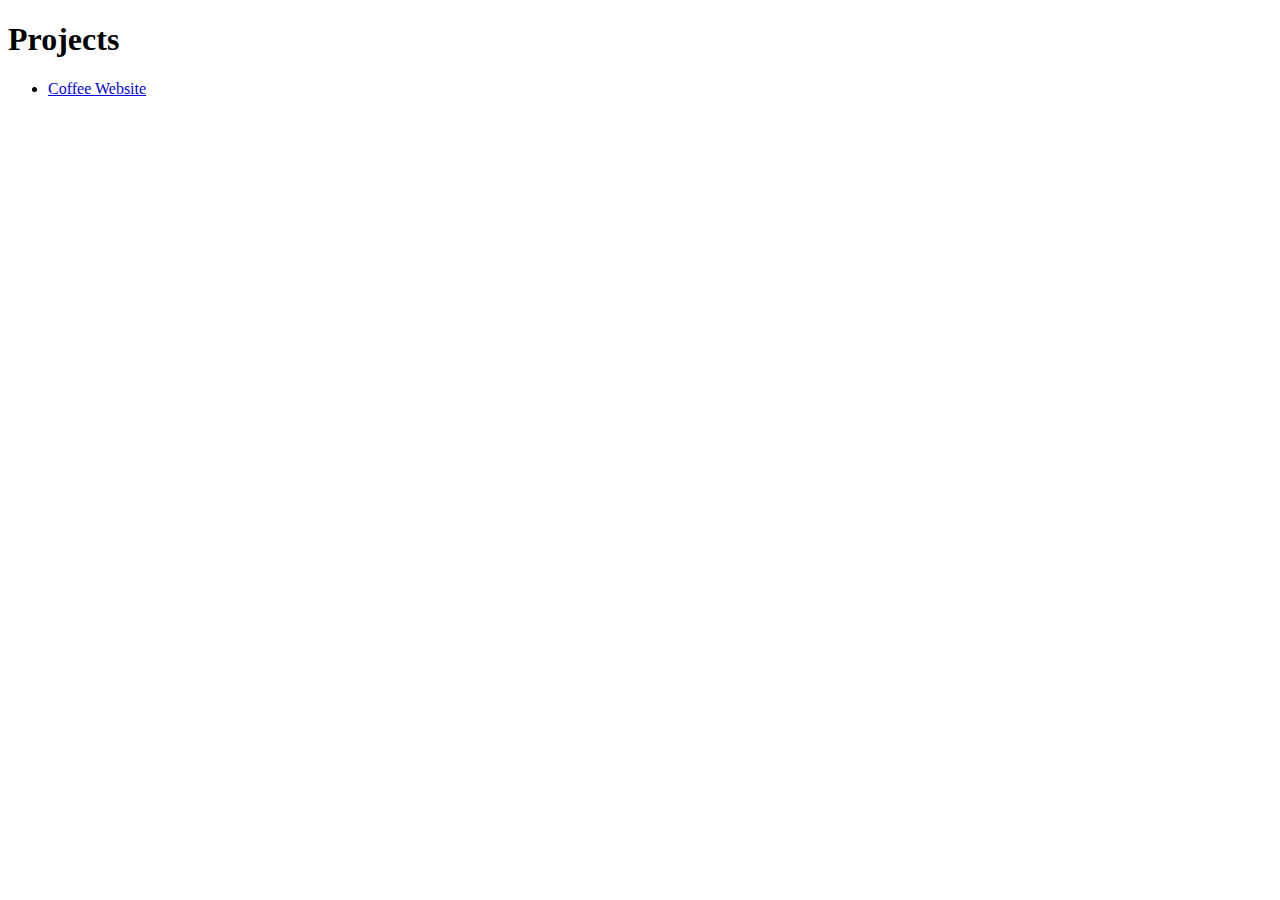
<file: index.html>
<!DOCTYPE html>
<html lang="en">

<head>
    <meta charset="UTF-8">
    <meta name="viewport" content="width=device-width, initial-scale=1.0">
    <title>Document</title>
</head>

<body>
    <h1>Projects</h1>
    <ul>
        <li><a href="responsive-coffee-website/index.html">Coffee Website</a></li>
    </ul>
</body>

</html>
</file>
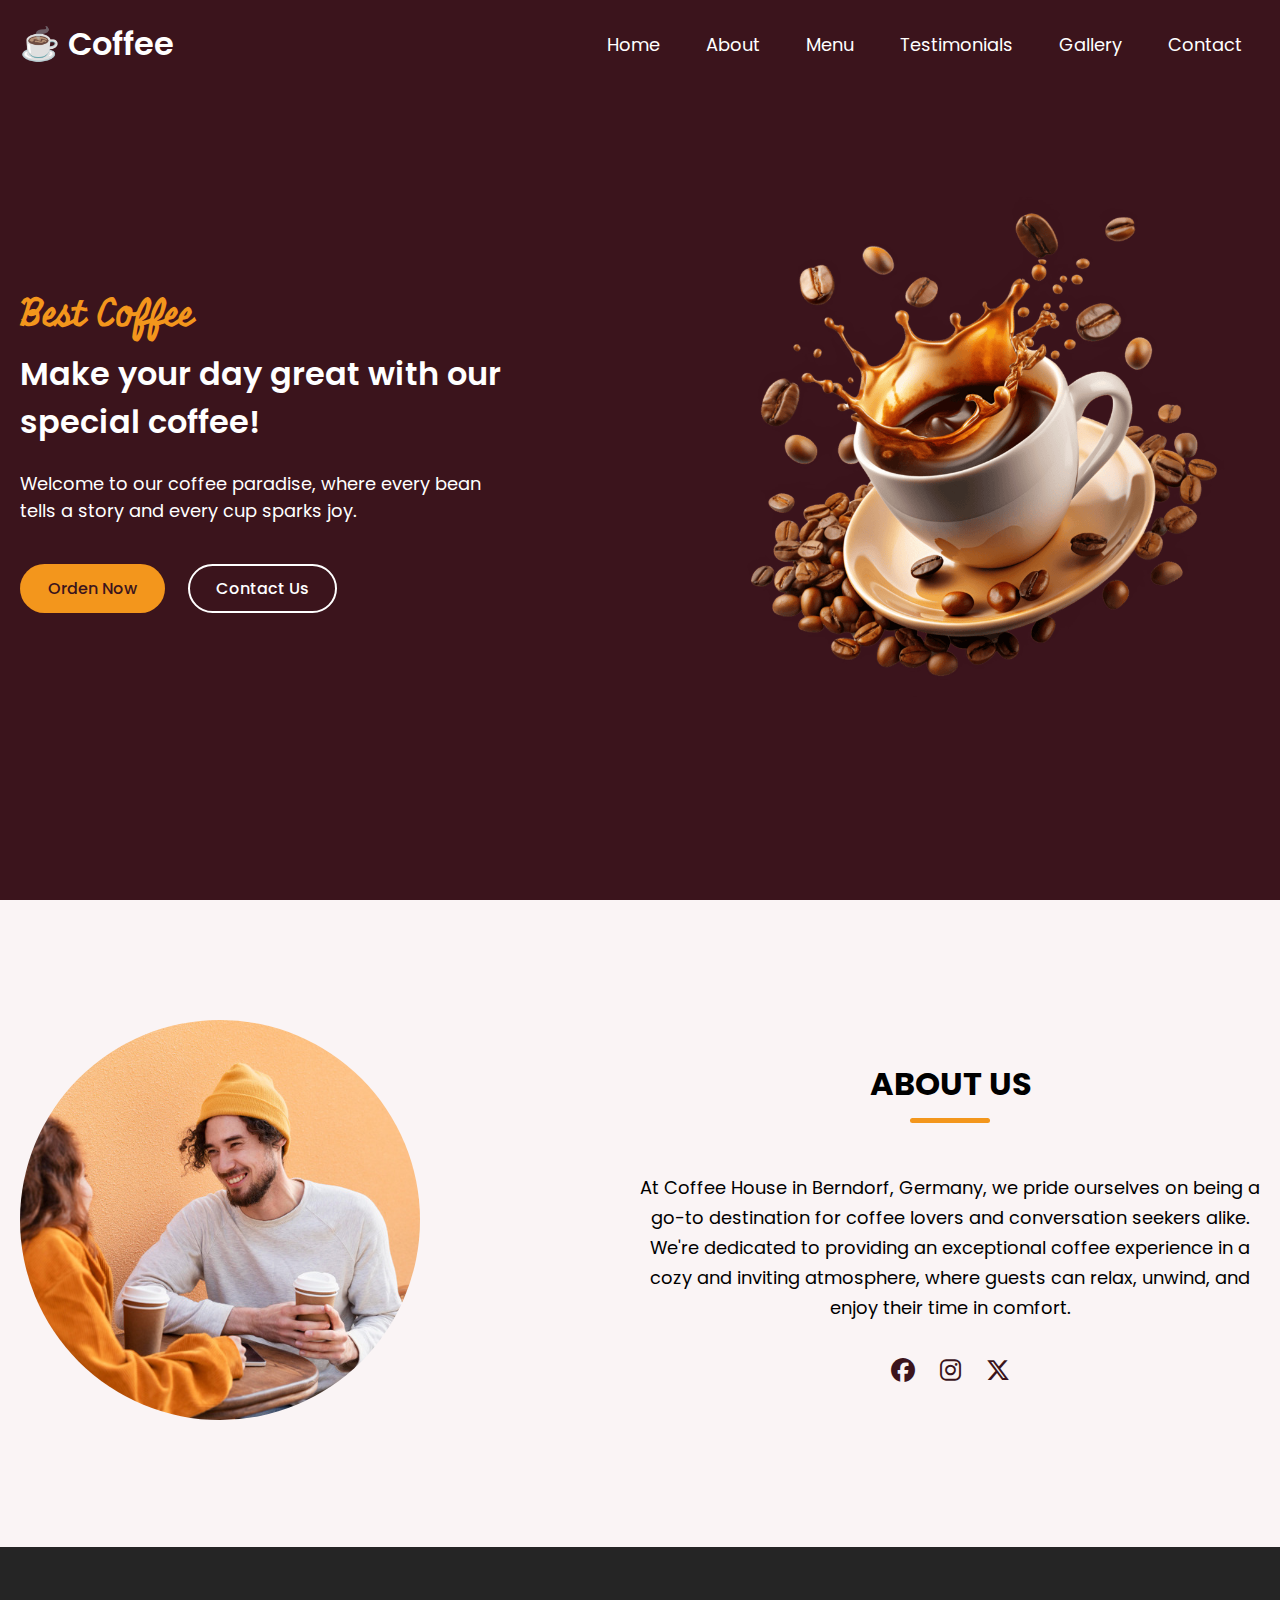
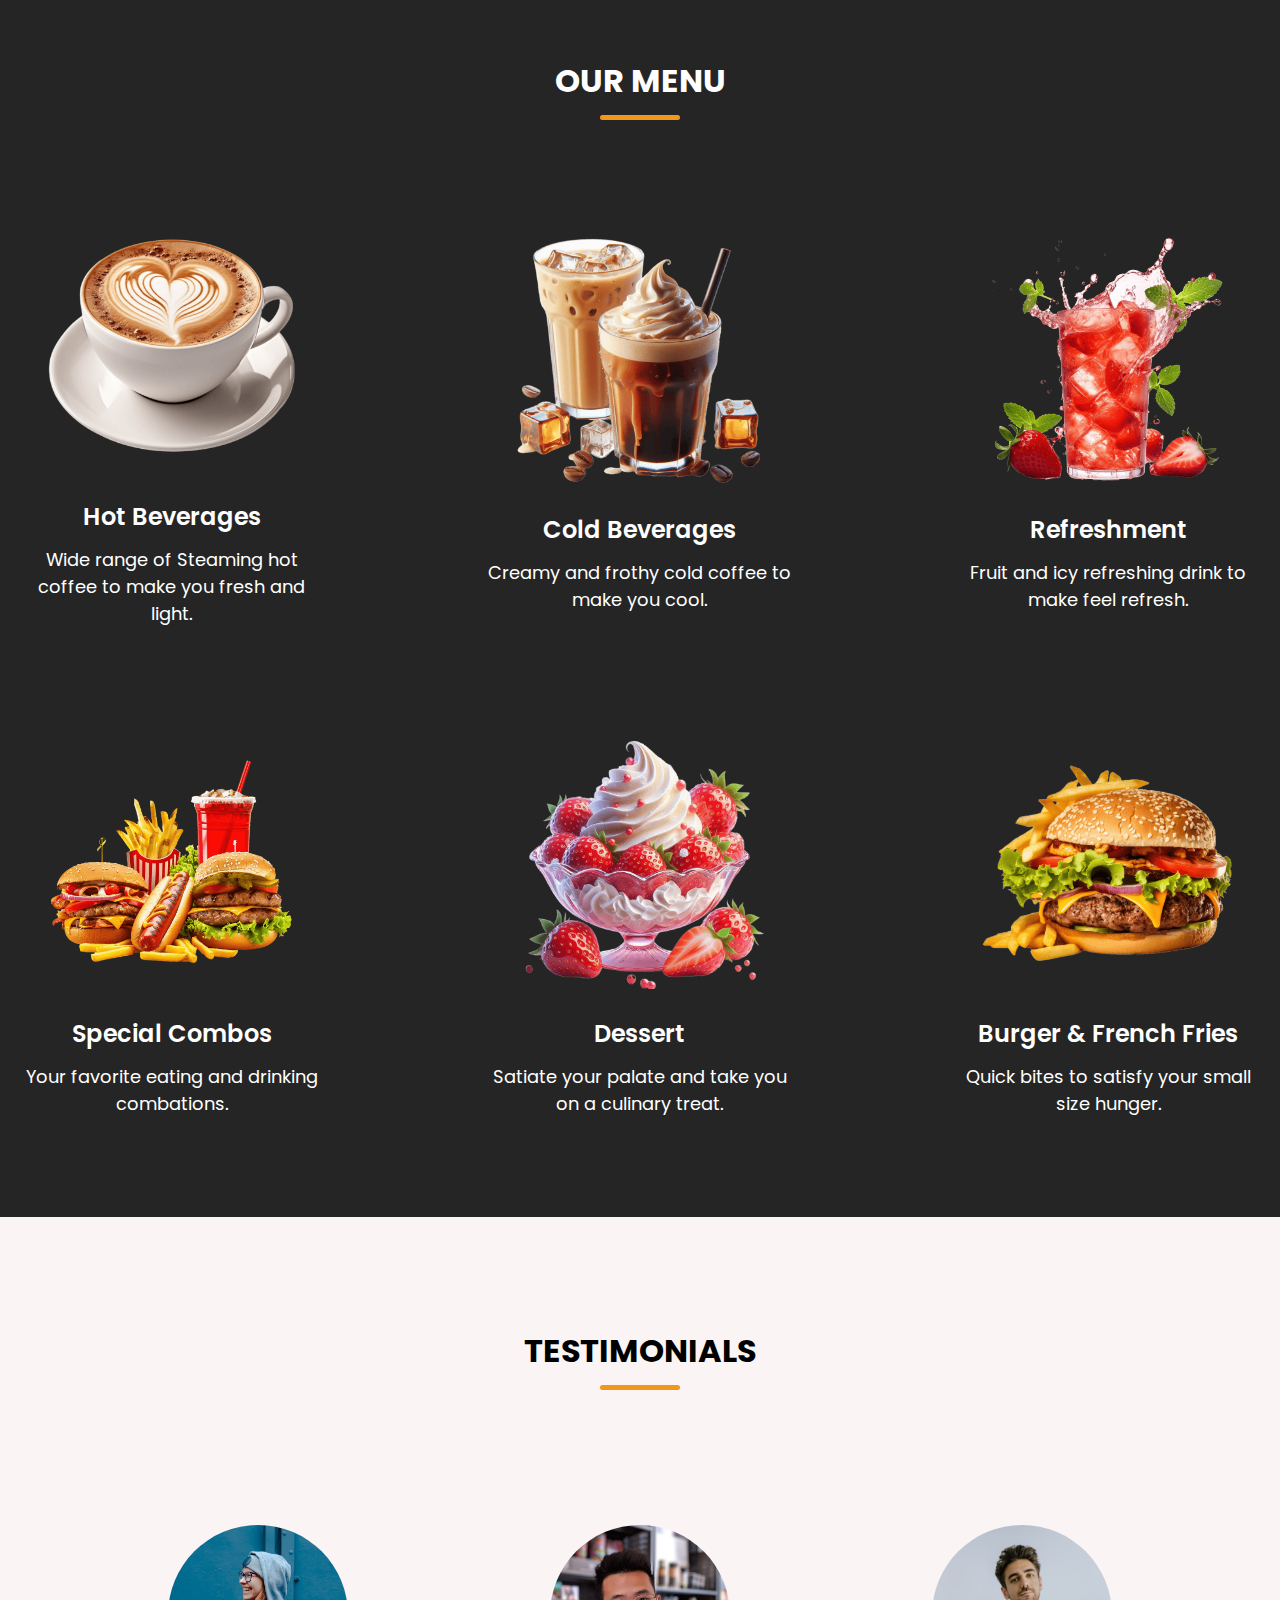
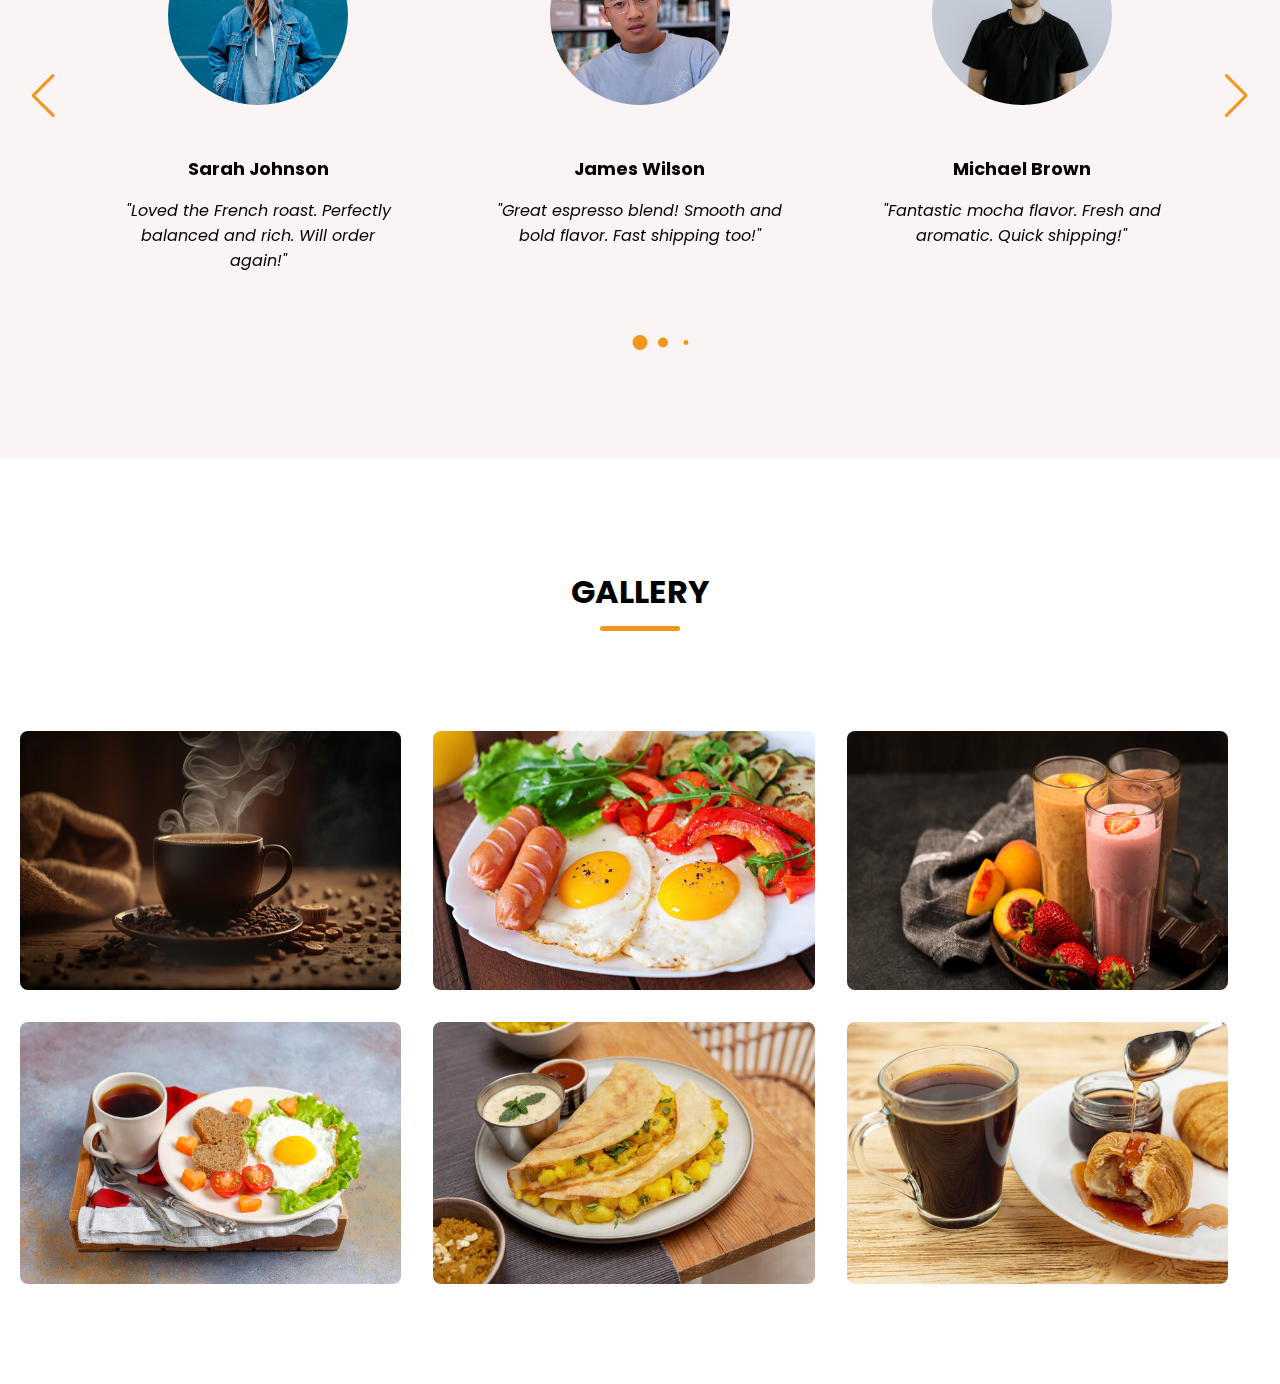
<file: responsive-coffee-website/index.html>
<!DOCTYPE html>
<html lang="en">

<head>
    <meta charset="UTF-8">
    <meta name="viewport" content="width=device-width, initial-scale=1.0">
    <title>Coffee Website</title>
    <!-- Linking Font Awesome for icons -->
    <link rel="stylesheet" href="https://cdnjs.cloudflare.com/ajax/libs/font-awesome/6.7.2/css/all.min.css">
    <link rel="stylesheet" href="style.css">
    <link rel="shortcut icon" href="/responsive-coffee-website/images/coffee.png" type="image/x-icon">
    <!-- Linking Swiper CSS -->
    <link rel="stylesheet" href="https://cdn.jsdelivr.net/npm/swiper@11/swiper-bundle.min.css">
</head>

<body>
    <!-- Header / Nabvar -->
    <header>
        <nav class="navbar section-content">
            <a href="" class="nav-logo">
                <h2 class="logo-text">☕ Coffee</h2>
            </a>
            <ul class="nav-menu">
                <button id="menu-close-button" class="fas fa-times"></button>

                <li class="nav-item">
                    <a href="#" class="nav-link">Home</a>
                </li>
                <li class="nav-item">
                    <a href="#" class="nav-link">About</a>
                </li>
                <li class="nav-item">
                    <a href="#" class="nav-link">Menu</a>
                </li>
                <li class="nav-item">
                    <a href="#" class="nav-link">Testimonials</a>
                </li>
                <li class="nav-item">
                    <a href="#" class="nav-link">Gallery</a>
                </li>
                <li class="nav-item">
                    <a href="#" class="nav-link">Contact</a>
                </li>
            </ul>

            <button id="menu-open-button" class="fas fa-bars"></button>
        </nav>
    </header>

    <main>
        <!-- Hero section -->
        <section class="hero-section">
            <div class="section-content">
                <div class="hero-details">
                    <h2 class="title">Best Coffee</h2>
                    <h3 class="subtitle">Make your day great with our special coffee!</h3>
                    <p class="description">Welcome to our coffee paradise, where every bean tells a story and every cup
                        sparks joy.</p>
                    <div class="buttons">
                        <a href="#" class="button order-now">Orden Now</a>
                        <a href="#" class="button contact-us">Contact Us</a>
                    </div>
                </div>
                <div class="hero-image-wrapper">
                    <img src="images/coffee-hero-section.png" alt="Hero" class="hero-image">
                </div>
            </div>
        </section>

        <!-- About section -->
        <section class="about-section">
            <div class="section-content">
                <div class="about-image-wrapper">
                    <img src="images/about-image.jpg" alt="About" class="about-image">
                </div>
                <div class="about-details">
                    <h2 class="section-title">About Us</h2>
                    <p class="text">
                        At Coffee House in Berndorf, Germany, we pride
                        ourselves on being a go-to destination for coffee lovers and
                        conversation seekers alike. We're dedicated to providing an
                        exceptional coffee experience in a cozy and inviting atmosphere,
                        where guests can relax, unwind, and enjoy their time in comfort.
                    </p>
                    <div class="social-link-list">
                        <a href="#" class="social-link"><i class="fa-brands fa-facebook"></i></a>
                        <a href="#" class="social-link"><i class="fa-brands fa-instagram"></i></a>
                        <a href="#" class="social-link"><i class="fa-brands fa-x-twitter"></i></a>
                    </div>
                </div>
            </div>
        </section>

        <!-- Menu section -->
        <section class="menu-section">
            <h2 class="section-title">Our Menu</h2>
            <div class="section-content">
                <ul class="menu-list">
                    <li class="menu-item">
                        <img src="images/hot-beverages.png" alt="Hot Beverages" class="menu-image">
                        <h3 class="name">Hot Beverages</h3>
                        <p class="text">Wide range of Steaming hot coffee to make you fresh and light.</p>
                    </li>
                    <li class="menu-item">
                        <img src="images/cold-beverages.png" alt="Cold Beverages" class="menu-image">
                        <h3 class="name">Cold Beverages</h3>
                        <p class="text">Creamy and frothy cold coffee to make you cool.</p>
                    </li>
                    <li class="menu-item">
                        <img src="images/refreshment.png" alt="Refreshment" class="menu-image">
                        <h3 class="name">Refreshment</h3>
                        <p class="text">Fruit and icy refreshing drink to make feel refresh.</p>
                    </li>
                    <li class="menu-item">
                        <img src="images/special-combo.png" alt="Special Combos" class="menu-image">
                        <h3 class="name">Special Combos</h3>
                        <p class="text">Your favorite eating and drinking combations.</p>
                    </li>
                    <li class="menu-item">
                        <img src="images/desserts.png" alt="Desserts" class="menu-image">
                        <h3 class="name">Dessert</h3>
                        <p class="text">Satiate your palate and take you on a culinary treat.
                        </p>
                    </li>
                    <li class="menu-item">
                        <img src="images/burger-frenchfries.png" alt="Burger and French Fries" class="menu-image">
                        <h3 class="name">Burger & French Fries</h3>
                        <p class="text">Quick bites to satisfy your small size hunger.</p>
                    </li>
                </ul>
            </div>
        </section>

        <!-- Testimonials section -->
        <section class="testimonials-section">
            <h2 class="section-title">Testimonials</h2>
            <div class="section-content">
                <div class="slider-container swiper">
                    <div class="slider-wrapper">
                        <ul class="testimonials-list swiper-wrapper">
                            <li class="testimonial swiper-slide">
                                <img src="images/user-1.jpg" alt="User" class="user-image">
                                <h3 class="name">Sarah Johnson</h3>
                                <i class="feedback">"Loved the French roast. Perfectly balanced and rich. Will order
                                    again!"</i>
                            </li>
                            <li class="testimonial swiper-slide">
                                <img src="images/user-2.jpg" alt="User" class="user-image">
                                <h3 class="name">James Wilson</h3>
                                <i class="feedback">"Great espresso blend! Smooth and bold flavor. Fast shipping
                                    too!"</i>
                            </li>
                            <li class="testimonial swiper-slide">
                                <img src="images/user-3.jpg" alt="User" class="user-image">
                                <h3 class="name">Michael Brown</h3>
                                <i class="feedback">"Fantastic mocha flavor. Fresh and aromatic. Quick shipping!"</i>
                            </li>
                            <li class="testimonial swiper-slide">
                                <img src="images/user-4.jpg" alt="User" class="user-image">
                                <h3 class="name">Emily Harris</h3>
                                <i class="feedback">"Excellent quality! Fresh beans and quick delivery. Highly
                                    recommend."</i>
                            </li>
                            <li class="testimonial swiper-slide">
                                <img src="images/user-5.jpg" alt="User" class="user-image">
                                <h3 class="name">Anthony Thompson</h3>
                                <i class="feedback">"Best decaf I've tried! Smooth and flavorful. Arrived promptly."</i>
                            </li>
                        </ul>

                        <div class="swiper-pagination"></div>
                        <div class="swiper-slide-button swiper-button-prev"></div>
                        <div class="swiper-slide-button swiper-button-next"></div>
                    </div>
                </div>
            </div>
        </section>

        <!-- Gallery section -->
        <section class="gallery-section">
            <h2 class="section-title">Gallery</h2>
            <div class="section-content">
                <ul class="gallery-list">
                    <li class="gallery-item">
                        <img src="images/gallery-1.jpg" alt="Gallery" class="gallery-image">
                    </li>
                    <li class="gallery-item">
                        <img src="images/gallery-2.jpg" alt="Gallery" class="gallery-image">
                    </li>
                    <li class="gallery-item">
                        <img src="images/gallery-3.jpg" alt="Gallery" class="gallery-image">
                    </li>
                    <li class="gallery-item">
                        <img src="images/gallery-4.jpg" alt="Gallery" class="gallery-image">
                    </li>
                    <li class="gallery-item">
                        <img src="images/gallery-5.jpg" alt="Gallery" class="gallery-image">
                    </li>
                    <li class="gallery-item">
                        <img src="images/gallery-6.jpg" alt="Gallery" class="gallery-image">
                    </li>
                </ul>
            </div>
        </section>

    </main>

    <!-- Linking Swiper JS -->
    <script src="https://cdn.jsdelivr.net/npm/swiper@11/swiper-bundle.min.js"></script>

    <!-- Linking custom JS -->
    <script src="script.js"></script>

</body>

</html>
</file>
<file: responsive-coffee-website/style.css>
/* Importing Google fonts */
@import url('https://fonts.googleapis.com/css2?family=Miniver&family=Poppins:ital,wght@0,400;0,500;0,600;0,700;1,400&display=swap');

*{
    margin: 0;
    padding: 0;
    box-sizing: border-box;
    font-family: "Poppins", sans-serif;
}

:root {
    /* Colors */
    --white-color: #fff;
    --dark-color: #252525;
    --primary-color: #3b141c;
    --secondary-color: #f3961c;
    --light-pink-color: #faf4f5;
    --medium-gray-color: #ccc;

    /* Font size */
    --font-size-s: 0.9rem;
    --font-size-n: 1rem;
    --font-size-m: 1.12rem;
    --font-size-l: 1.5rem;
    --font-size-xl: 2rem;
    --font-size-xxl: 2.3rem;

    /* Font weight */
    --font-weight-normal: 400;
    --font-weight-medium: 500;
    --font-weight-semibold: 600;
    --font-weight-bold: 700;

    /* Border radius */
    --border-radius-s: 8px;
    --border-radius-m: 30px;
    --border-radius-circle: 50%;

    /* Site max width */
    --site-max-width: 1300px;
}

/* Stylings for whole site */
ul {
    list-style: none;
}

a {
    text-decoration: none;
}

button {
    cursor: pointer;
    border: none;
    background: none;
}

img {
    width: 100%;
}

.section-content {
    margin: 0 auto;
    padding: 0 20px;
    max-width: var(--site-max-width);
}

.section-title {
    text-align: center;
    padding: 60px 0 100px;
    text-transform: uppercase;
    font-size: var(--font-size-xl);
}

.section-title::after {
    content: "";
    width: 80px;
    height: 5px;
    display: block;
    margin: 10px auto 0;
    border-radius: var(--border-radius-s);
    background: var(--secondary-color);
}

/* Navbar styling */
header {
    position: fixed;
    width: 100%;
    z-index: 5;
    background: var(--primary-color);
}

header .navbar {
    display: flex;
    padding: 20px;
    align-items: center;
    justify-content: space-between;
}

.navbar .nav-logo .logo-text {
    color: var(--white-color);
    font-size: var(--font-size-xl);
    font-weight: var(--font-weight-semibold);
}

.navbar .nav-menu {
    display: flex;
    gap: 10px;
}

.navbar .nav-menu .nav-link {
    padding: 10px 18px;
    color: var(--white-color);
    font-size: var(--font-size-m);
    border-radius: var(--border-radius-m);
    transition: 0.3s ease;
}

.navbar .nav-menu .nav-link:hover {
    color: var(--primary-color);
    background: var(--secondary-color);
}

.navbar :where(#menu-close-button, #menu-open-button) {
    display: none;
}

/* Hero section styling */
.hero-section {
    min-height: 100vh;
    background: var(--primary-color);
}

.hero-section .section-content {
    display: flex;
    align-items: center;
    min-height: 100vh;
    color: var(--white-color);
    justify-content: space-between;
}

.hero-section .hero-details .title {
    font-size: var(--font-size-xxl);
    color: var(--secondary-color);
    font-family: "Miniver", sans-serif;
}

.hero-section .hero-details .subtitle {
    margin-top: 8px;
    max-width: 70%;
    font-size: var(--font-size-xl);
    font-weight: var(--font-weight-semibold);
}

.hero-section .hero-details .description {
    max-width: 70%;
    margin: 24px 0 40px;
    font-size: var(--font-size-m);
}

.hero-section .hero-details .buttons {
    display: flex;
    gap: 23px;
}

.hero-section .hero-details .button {
    padding: 10px 26px;
    border: 2px solid transparent;
    color: var(--primary-color);
    border-radius: var(--border-radius-m);
    background: var(--secondary-color);
    font-weight: var(--font-weight-medium);
    transition: 0.3s ease;
}

.hero-section .hero-details .button:hover, .hero-section .hero-details .contact-us {
    color: var(--white-color);
    border-color: var(--white-color);
    background: transparent;
}

.hero-section .hero-details .contact-us:hover {
    color: var(--primary-color);
    border-color: var(--secondary-color);
    background: var(--secondary-color);
}

.hero-section .hero-image-wrapper {
    max-width: 500px;
    margin-right: 30px;
}

/* About section styling */
.about-section {
    padding: 120px 0;
    background: var(--light-pink-color);
}

.about-section .section-content {
    display: flex;
    gap: 50px;
    align-items: center;
    justify-content: space-between;
}

.about-section .about-image-wrapper .about-image {
    width: 400px;
    height: 400px;
    object-fit: cover;
    border-radius: var(--border-radius-circle);
}

.about-section .about-details .section-title {
    padding: 0;
}

.about-section .about-details {
    max-width: 50%;
}

.about-section .about-details .text {
    line-height: 30px;
    margin: 50px 0 30px;
    text-align: center;
    font-size: var(--font-size-m);
}

.about-section .social-link-list {
    display: flex;
    gap: 25px;
    justify-content: center;
}

.about-section .social-link-list .social-link {
    color: var(--primary-color);
    font-size: var(--font-size-l);
    transition: 0.2s ease;
}

.about-section .social-link-list .social-link:hover {
    color: var(--secondary-color);
}

/* Menu section styling */
.menu-section {
    color: var(--white-color);
    background: var(--dark-color);
    padding: 50px 0 100px;
}
.menu-section .menu-list {
    display: flex;
    flex-wrap: wrap;
    gap: 110px;
    align-items: center;
    justify-content: space-between;
}

.menu-section .menu-list .menu-item {
    display: flex;
    align-items: center;
    text-align: center;
    flex-direction: column;
    justify-content: space-between;
    width: calc(100% /3 - 110px);
}

.menu-section .menu-list .menu-item .menu-image {
    max-width: 83%;
    aspect-ratio: 1;
    margin-bottom: 15px;
    object-fit: contain;
}

.menu-section .menu-list .menu-item .name {
    margin: 12px 0;
    font-size: var(--font-size-l);
    font-weight: var(--font-weight-semibold);
}

.menu-section .menu-list .menu-item .text {
    font-size: var(--font-size-m);
}

/* Testimonials section styling */
.testimonials-section {
    padding: 50px 0 100px;
    background: var(--light-pink-color);
}

.testimonials-section .slider-wrapper {
    overflow: hidden;
    margin: 0 60px 50px;
}

.testimonials-section .testimonial {
    display: flex;
    padding: 35px;
    text-align: center;
    flex-direction: column;
    align-items: center;
}

.testimonials-section .testimonial .user-image {
    width: 180px;
    height: 180px;
    object-fit: cover;
    margin-bottom: 50px;
    border-radius: var(--border-radius-circle);
}

.testimonials-section .testimonial .name {
    margin-bottom: 16px;
    font-size: var(--font-size-m);
}

.testimonials-section .testimonial .feedback {
    line-height: 25px;
}

.testimonials-section .swiper-pagination-bullet {
    width: 15px;
    height: 15px;
    opacity: 1;
    background: var(--secondary-color);
}

.testimonials-section .swiper-slide-button {
    margin-top: -50px;
    color: var(--secondary-color);
    transition: 0.3s ease;
}

.testimonials-section .swiper-slide-button:hover {
    color: var(--primary-color);
}

/* Gallery section styling */
.gallery-section {
    padding: 50px 0 100px;
}

.gallery-section .gallery-list {
    display: flex;
    flex-wrap: wrap;
    gap: 32px;
}

.gallery-section .gallery-list .gallery-item {
    overflow: hidden;
    border-radius: var(--border-radius-s);
    width: calc(100% / 3 - 32px);
}

.gallery-section .gallery-item .gallery-image {
    width: 100%;
    height: 100%;
    cursor: zoom-in;
    transition: 0.3s ease;
}

.gallery-section .gallery-item:hover .gallery-image {
    transform: scale(1.3);
}

/* Responsive media query code for max width 1024px */
@media screen and (max-width: 1024px) {
    .menu-section .menu-list {
        gap: 60px;
    }

    .menu-section .menu-list .menu-item {
        width: calc(100% / 3 - 60px);
    }
}

/* Responsive media query code for max width 900px */
@media screen and (max-width: 900px) {
    :root {
        /* Font size */
        --font-size-m: 1rem;
        --font-size-l: 1.3rem;
        --font-size-xl: 1.5rem;
        --font-size-xxl: 1.8rem;
    }

    /* ::before se usa para insertar contenido antes del contenido del elemento seleccionado */
    body.show-mobile-menu header::before {
        content: "";
        position: fixed;
        left: 0;
        top: 0;
        height: 100%;
        width: 100%;
        backdrop-filter: blur(5px);
        background: rgba(0, 0, 0, 0.2);
    }

    .navbar :where(#menu-close-button, #menu-open-button) {
        display: block;
        font-size: var(--font-size-l);
    }

    .navbar #menu-close-button {
        position: absolute;
        right: 25px;
        top: 25px;
    }

    .navbar #menu-open-button {
        color: var(--white-color);
    }
    
    .navbar .nav-menu {
        display: block;
        position: fixed;
        right: -300px;
        top: 0;
        width: 300px;
        height: 100%;
        display: flex;
        flex-direction: column;
        align-items: center;
        padding-top: 100px;
        background: var(--white-color);
        transition: right 0.2s ease;
    }

    body.show-mobile-menu .navbar .nav-menu {
        right: 0;
    }

    .navbar .nav-menu .nav-link {
        color: var(--dark-color);
        display: block;
        margin-top: 17px;
        font-size: var(--font-size-l);
    }

    .hero-section .section-content {
        gap: 50px;
        text-align: center;
        padding: 30px 20px 20px;
        flex-direction: column-reverse;
        justify-content: center;
    }

    .hero-section .hero-details :is(.subtitle, .description), .about-section .about-details  {
        max-width: 100%;
    }

    .hero-section .hero-details .buttons {
        justify-content: center;
    }

    .hero-section .hero-image-wrapper {
        max-width: 270px;
        margin-right: 0;
    }

    .about-section .section-content {
        gap: 70px;
        flex-direction: column-reverse;
    }

    .about-section .about-image-wrapper .about-image {
        width: 100%;
        height: 100%;
        max-width: 250px;
        aspect-ratio: 1;
    }

    .menu-section .menu-list {
        gap: 30px;
    }

    .menu-section .menu-list .menu-item {
        width: calc(100% / 2 - 30px);
    }

    .menu-section .menu-list .menu-item .menu-image {
        max-width: 200px;
    }

    .gallery-section .gallery-list {
        gap: 30px;
    }

    .gallery-section .gallery-list .gallery-item {
        width: calc(100% / 2 - 30px);
    }
}


/* Responsive media query code for max width 640px */
@media screen and (max-width: 640px) {
    .menu-section .menu-list {
        gap: 60px;
    }

    .menu-section .menu-list .menu-item, .gallery-section .gallery-list .gallery-item {
        width: 100%;
    }

    .testimonials-section .slider-wrapper {
        margin: 0 0 30px;
    }

    .testimonials-section .swiper-slide-button {
    display: none;
}
}
</file>
